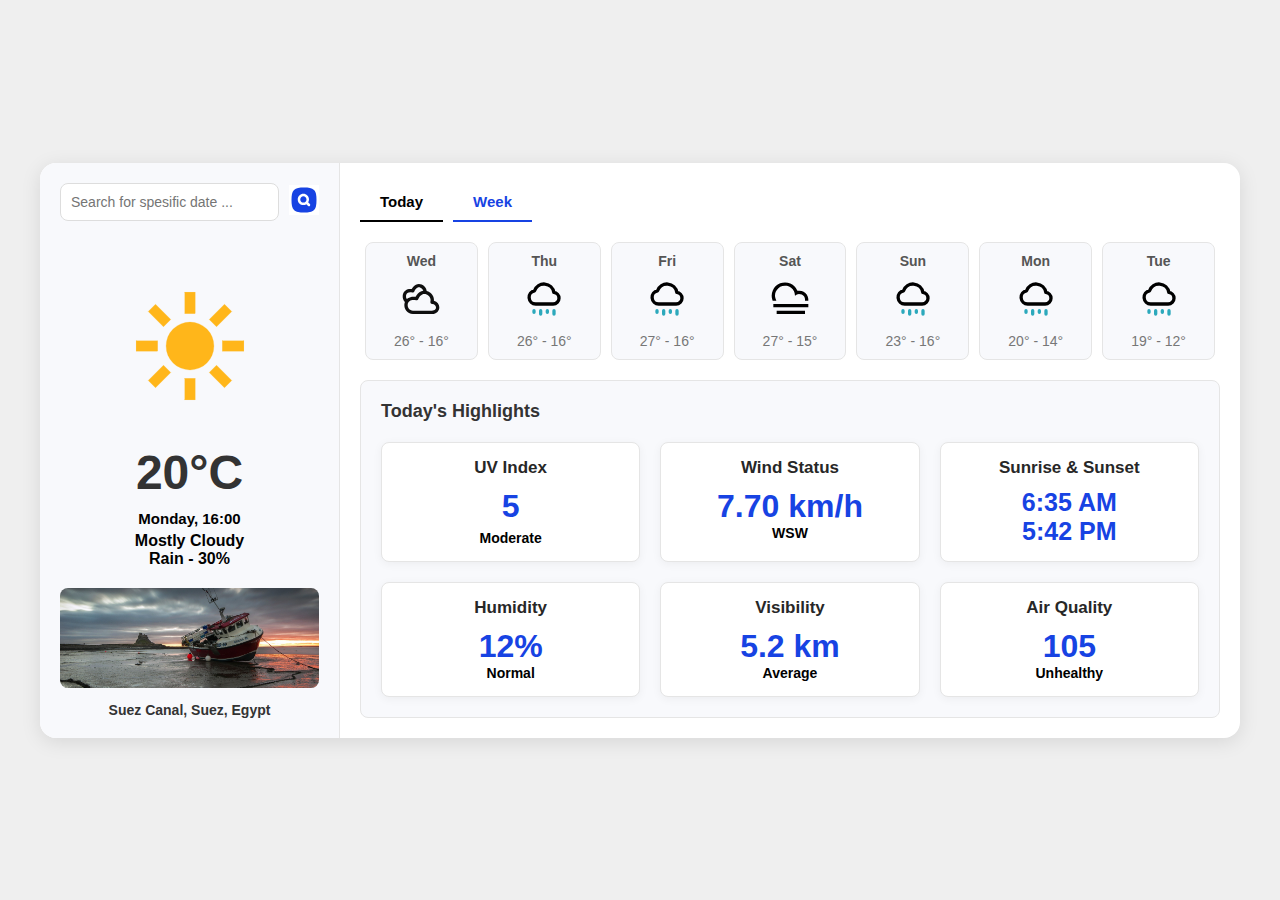
<file: weather-app-main/index.html>
<!DOCTYPE html>
<html lang="en">
<head>
    <meta charset="UTF-8">
    <meta name="viewport" content="width=device-width, initial-scale=1.0">
    <title>Weather</title>
    <link rel="stylesheet" href="style.css">
</head>
<body>
    <div class="weather-dashboard">

        <div class="sidebar">
            <div class="search-bar">
                <input type="text" placeholder="Search for spesific date ...">
                <button><img src="img/search-icon.svg" alt="Search"></button>
            </div>
            <div class="current-weather">
                <div class="weather-icon">
                    <img src="img/sunny-icon.svg" alt="Current Weather">
                </div>
                <h2 id="current-temp">12°C</h2>
                <p class="current-day">Monday, 16:00</p>
                <p class="weather-desc">Mostly Cloudy</p>
                <p class="rain-chance">Rain - 30%</p>
                <div class="location">
                    <img src="img/background.jpg" alt="Location">
                    <p>Suez Canal, Suez, Egypt</p>
                </div>
            </div>
        </div>


        <div class="main-content">
            <div class="forecast">
                <div class="tabs">
                    <button class="tab" id="today-tab">Today</button>
                    <button class="tab active" id="week-tab">Week</button>
                </div>
                <div class="forecast-days" id="forecast-container">
                        <div class="forecast-day" id="forecast-day">
                            <p class="day">Wed</p>
                            <img src="img/cloudy-icon.svg" alt="Weather Icon">
                            <p class="temp">26° - 16°</p>
                        </div>
                    
                        <div class="forecast-day" id="forecast-day">
                            <p class="day">Thu</p>
                            <img src="img/rainy-icon.svg" alt="Weather Icon">
                            <p class="temp">26° - 16°</p>
                        </div>
                    
                        <div class="forecast-day" id="forecast-day">
                            <p class="day">Fri</p>
                            <img src="img/rainy-icon.svg" alt="Weather Icon">
                            <p class="temp">27° - 16°</p>
                        </div>
                    
                        <div class="forecast-day" id="forecast-day">
                            <p class="day">Sat</p>
                            <img src="img/foggy-icon.svg" alt="Weather Icon">
                            <p class="temp">27° - 15°</p>
                        </div>
                    
                        <div class="forecast-day" id="forecast-day">
                            <p class="day">Sun</p>
                            <img src="img/rainy-icon.svg" alt="Weather Icon">
                            <p class="temp">23° - 16°</p>
                        </div>
                    
                        <div class="forecast-day" id="forecast-day">
                            <p class="day">Mon</p>
                            <img src="img/rainy-icon.svg" alt="Weather Icon">
                            <p class="temp">20° - 14°</p>
                        </div>
                    
                        <div class="forecast-day" id="forecast-day">
                            <p class="day">Tue</p>
                            <img src="img/rainy-icon.svg" alt="Weather Icon">
                            <p class="temp">19° - 12°</p>
                    </div>
                </div>
            </div>


            <div class="highlights">
                <h3>Today's Highlights</h3>
                <div class="highlight-cards">
                    <div class="card">
                        <h4>UV Index</h4>
                        <div class="uv-data">
                            <span class="uv-value">5</span>
                            <p>Moderate</p>
                        </div>
                    </div>
                    <div class="card">
                        <h4>Wind Status</h4>
                        <span class="wind-value">7.70 km/h</span>
                        <p class="wind-dir">WSW</p>
                    </div>
                    <div class="card">
                        <h4>Sunrise & Sunset</h4>
                        <span class="value" style="font-size: 25px;">6:35 AM</span><br>
                        <span class="value" style="font-size: 25px;">5:42 PM</span>
                    </div>
                    <div class="card">
                        <h4>Humidity</h4>
                        <span class="value">12%</span>
                        <p>Normal</p>
                    </div>
                    <div class="card">
                        <h4>Visibility</h4>
                        <span class="value">5.2 km</span>
                        <p>Average</p>
                    </div>
                    <div class="card">
                        <h4>Air Quality</h4>
                        <span class="value">105</span>
                        <p>Unhealthy</p>
                    </div>
                </div>
            </div>

            
        </div>
    </div>
    <script src="script.js"></script>
</body>
</html>
</file>
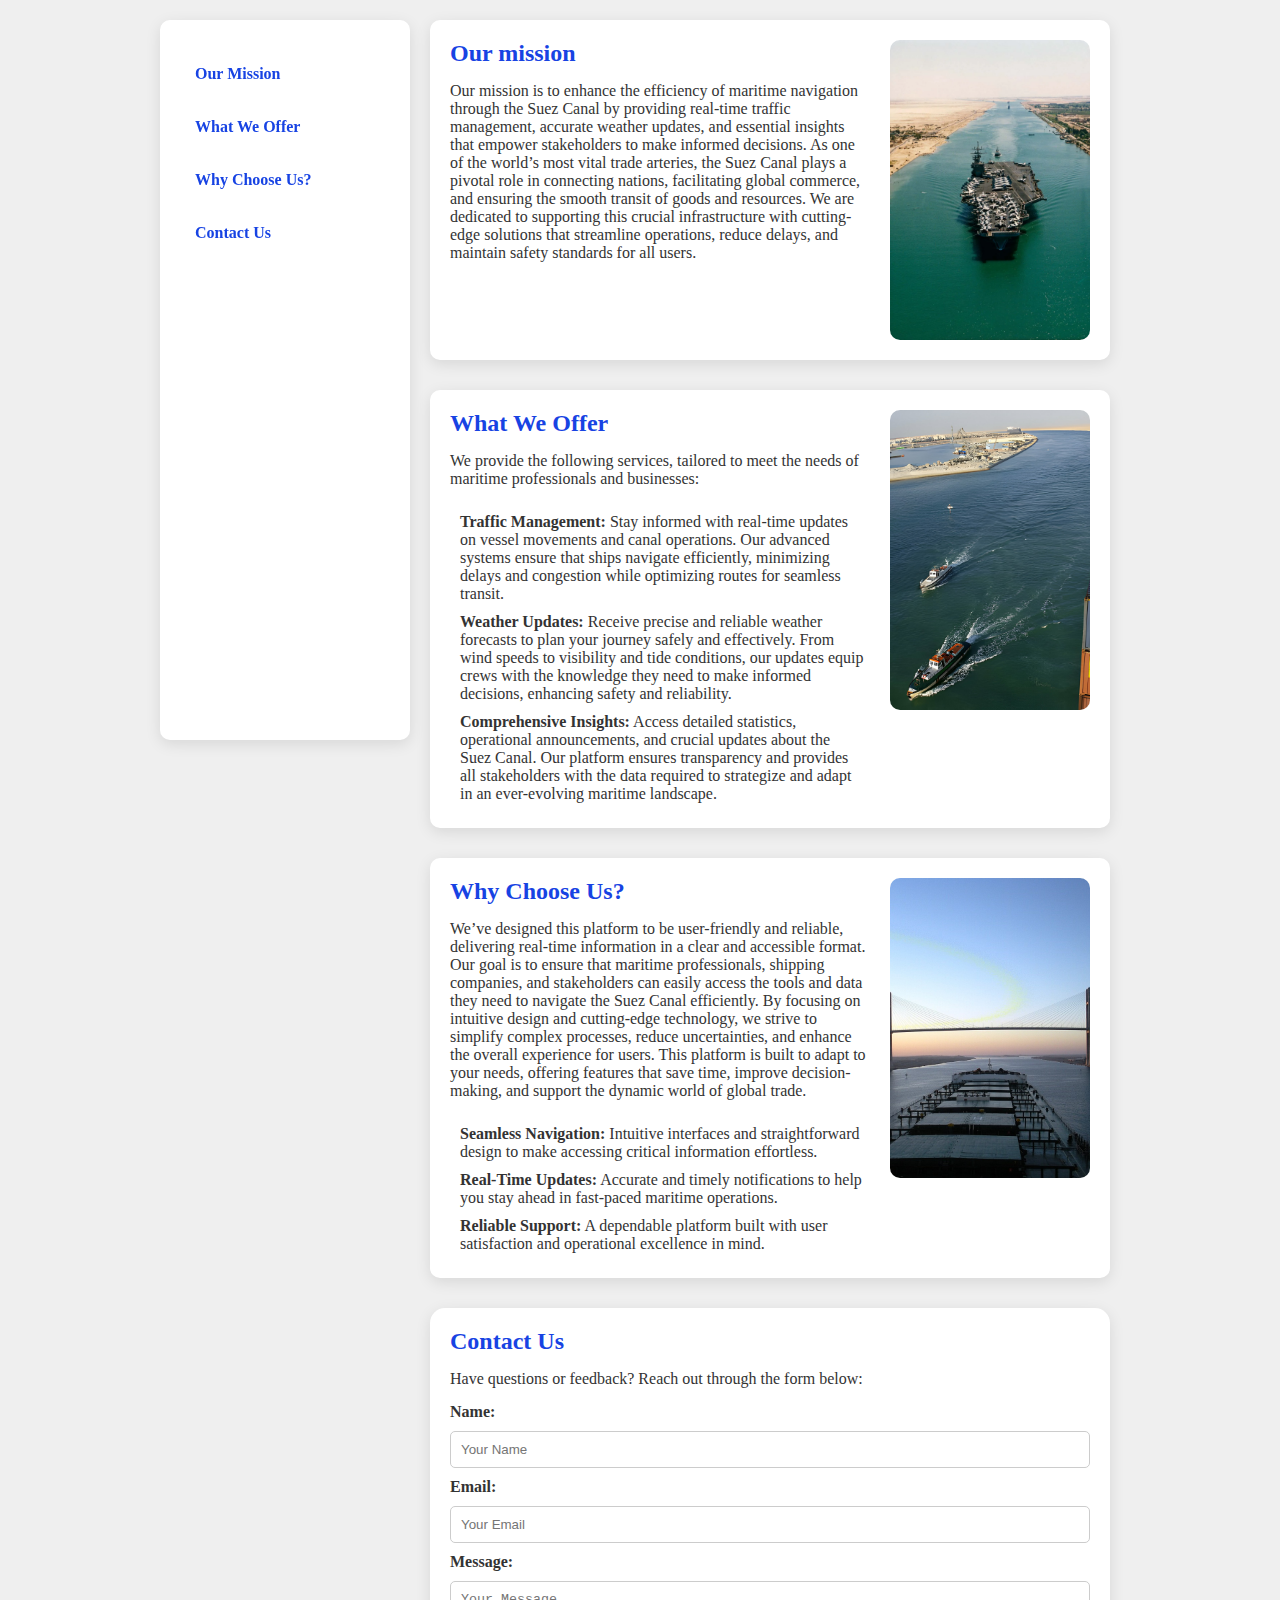
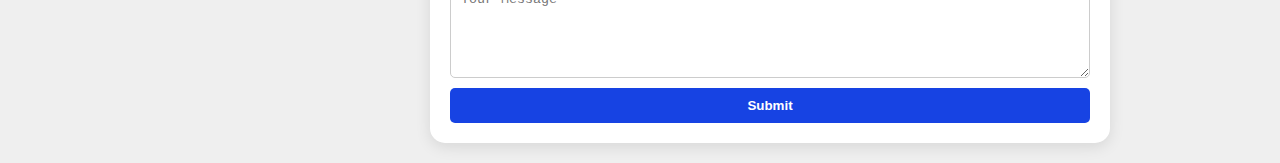
<file: about/about.html>
<!DOCTYPE html>
<html lang="en">
<head>
    <meta charset="UTF-8">
    <meta name="viewport" content="width=device-width, initial-scale=1.0">
    <title>About Us - Suez Canal</title>
    <link rel="stylesheet" href="style.css">
</head>
<body>
    <div class="container">
        <!-- Sidebar -->
        <aside class="sidebar">
            <nav>
                <ul>
                    <li><a href="#mission">Our Mission</a></li>
                    <li><a href="#offer">What We Offer</a></li>
                    <li><a href="#why-us">Why Choose Us?</a></li>
                    <li><a href="#contact">Contact Us</a></li>
                </ul>
            </nav>
        </aside>

        <!-- Main Content -->
        <div class="main-content">
            <!-- About Section -->
            <section id="mission" class="bubble-section">
                <div class="bubble-content">
                    <h2>Our mission</h2>
                    <p>
                        Our mission is to enhance the efficiency of maritime navigation through the Suez Canal by providing real-time traffic management, accurate weather updates, and essential insights that empower stakeholders to make informed decisions. As one of the world’s most vital trade arteries, the Suez Canal plays a pivotal role in connecting nations, facilitating global commerce, and ensuring the smooth transit of goods and resources. We are dedicated to supporting this crucial infrastructure with cutting-edge solutions that streamline operations, reduce delays, and maintain safety standards for all users.
                    </p>
                </div>
                <img src="imgs/img1.webp" alt="Mission Image">
            </section>

            <section id="offer" class="bubble-section">
                <div class="bubble-content">
                    <h2>What We Offer</h2>
                    <p>We provide the following services, tailored to meet the needs of maritime professionals and businesses:</p>
                    <ul class="mlist">
                            <li><strong>Traffic Management:</strong> Stay informed with real-time updates on vessel movements and canal operations. Our advanced systems ensure that ships navigate efficiently, minimizing delays and congestion while optimizing routes for seamless transit.</li>
                            <li><strong>Weather Updates:</strong> Receive precise and reliable weather forecasts to plan your journey safely and effectively. From wind speeds to visibility and tide conditions, our updates equip crews with the knowledge they need to make informed decisions, enhancing safety and reliability.</li>
                            <li><strong>Comprehensive Insights:</strong> Access detailed statistics, operational announcements, and crucial updates about the Suez Canal. Our platform ensures transparency and provides all stakeholders with the data required to strategize and adapt in an ever-evolving maritime landscape.</li>
                    </ul>
                </div>
                <img src="imgs/img2.jpg" alt="What We Offer Image">
            </section>

            <section id="why-us" class="bubble-section">
                <div class="bubble-content">
                    <h2>Why Choose Us?</h2>
                    <p>We’ve designed this platform to be user-friendly and reliable, delivering real-time information in a clear and accessible format. Our goal is to ensure that maritime professionals, shipping companies, and stakeholders can easily access the tools and data they need to navigate the Suez Canal efficiently. By focusing on intuitive design and cutting-edge technology, we strive to simplify complex processes, reduce uncertainties, and enhance the overall experience for users. This platform is built to adapt to your needs, offering features that save time, improve decision-making, and support the dynamic world of global trade.</p>
                        <ul class="mlist">
                            <li><strong>Seamless Navigation:</strong> Intuitive interfaces and straightforward design to make accessing critical information effortless.</li>
                            <li><strong>Real-Time Updates:</strong> Accurate and timely notifications to help you stay ahead in fast-paced maritime operations.</li>
                            <li><strong>Reliable Support:</strong> A dependable platform built with user satisfaction and operational excellence in mind.</li>
                        </ul>
                </div>
                <img src="imgs/img3.jpg" alt="Why Choose Us Image">
            </section>

            <!-- Contact Us Section -->
            <section id="contact" class="contact-section">
                <h2>Contact Us</h2>
                <p style="margin-bottom: 15px ;">Have questions or feedback? Reach out through the form below:</p>
                <form action="#" method="post">
                    <label for="name">Name:</label>
                    <input type="text" id="name" name="name" placeholder="Your Name" required>
                    
                    <label for="email">Email:</label>
                    <input type="email" id="email" name="email" placeholder="Your Email" required>
                    
                    <label for="message">Message:</label>
                    <textarea id="message" name="message" rows="5" placeholder="Your Message" required></textarea>
                    
                    <button type="submit">Submit</button>
                </form>
            </section>
        </div>
    </div>
</body>
</html>
</file>
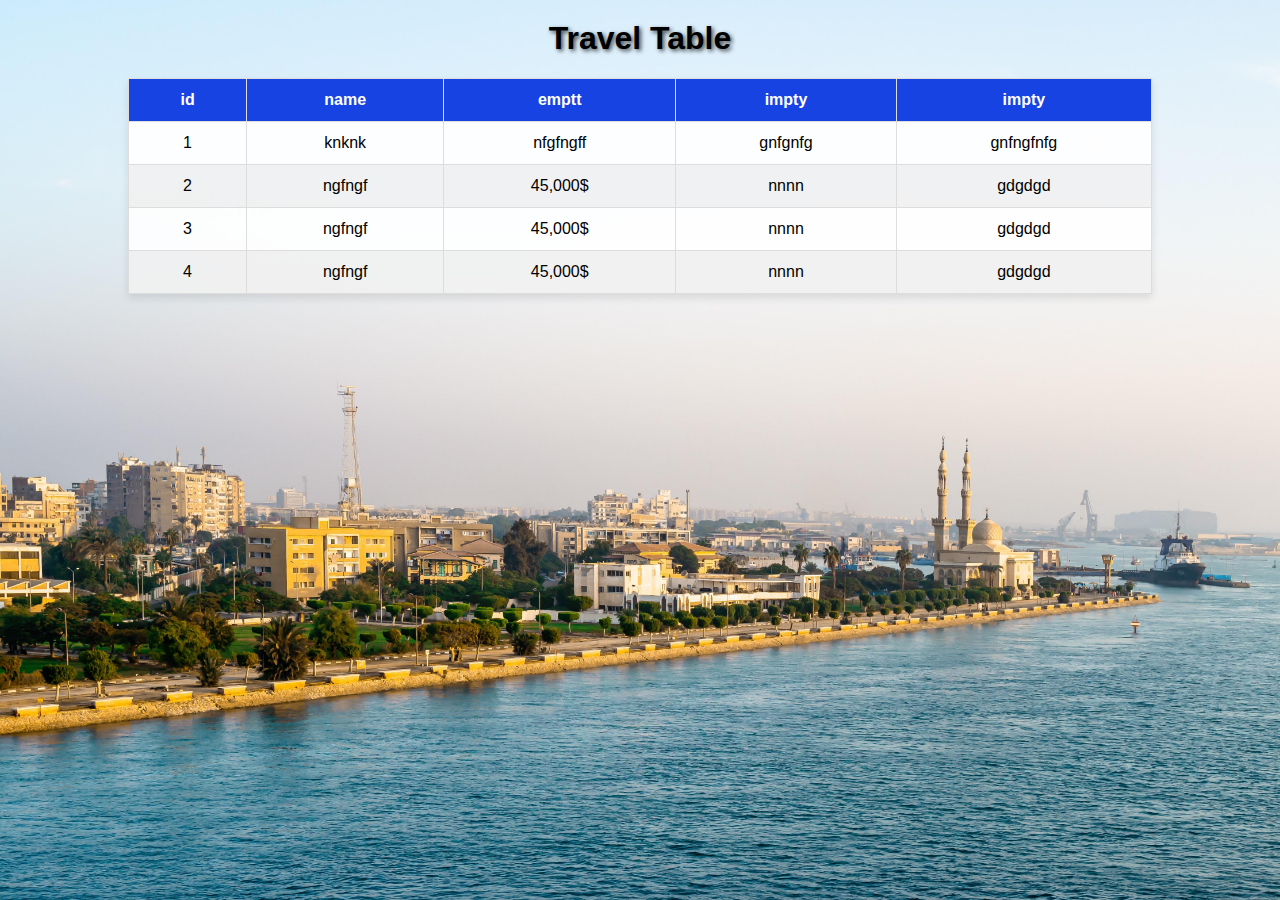
<file: table/table.html>
<!DOCTYPE html>
<html lang="en">
<head>
    <meta charset="UTF-8">
    <meta name="viewport" content="width=device-width, initial-scale=1.0">
    <title>Travel Table</title>
    <style>
        html, body {
            
            background-image: url('image/canal-6799169.jpg'); 
            background-size: cover; 
            background-position: center; 
            background-repeat: no-repeat; 
            
            margin: 0;
            padding: 0;
            font-family: Arial, sans-serif;
            color: #aeaeae;

            color: #000;
            height: 100%; 
            overflow: hidden; 

        }

        h1 {
            text-align: center;
            margin-top: 20px;
            text-shadow: 2px 2px 4px rgba(0, 0, 0, 0.7);
        }

        table {
            width: 80%;
            margin: 20px auto;
            border-collapse: collapse;
            background-color: rgba(255, 255, 255, 0.9); 
            box-shadow: 0 4px 8px rgba(0, 0, 0, 0.1);
        }

        th, td {
            padding: 12px 15px;
            text-align: center;
            border: 1px solid #ddd;
        }

        th {
            background-color: #1743e3;;
            color: white;
        }

        tr:nth-child(even) {
            background-color: rgba(0, 0, 0, 0.05);
        }

        tr:hover {
            background-color: rgba(0, 255, 0, 0.1);
        }
    </style>
</head>
<body>

    <h1>Travel Table</h1>

    <table>
        <thead>
            <tr>
                <th>id</th>
                <th>name</th>
                <th>emptt</th>
                <th>impty</th>
                <th>impty</th>
            </tr>
        </thead>
        <tbody>
            <tr>
                <td>1</td>
                <td>knknk</td>
                <td>nfgfngff</td>
                <td>gnfgnfg</td>
                <td>gnfngfnfg</td>
            </tr>
            <tr>
                <td>2</td>
                <td>ngfngf</td>
                <td>45,000$</td>
                <td>nnnn</td>
                <td>gdgdgd</td>
            </tr>
            <tr>
                <td>3</td>
                <td>ngfngf</td>
                <td>45,000$</td>
                <td>nnnn</td>
                <td>gdgdgd</td>
            </tr>
            <tr>
                <td>4</td>
                <td>ngfngf</td>
                <td>45,000$</td>
                <td>nnnn</td>
                <td>gdgdgd</td>
            </tr>
        </tbody>
    </table>

</body>
</html>
</file>
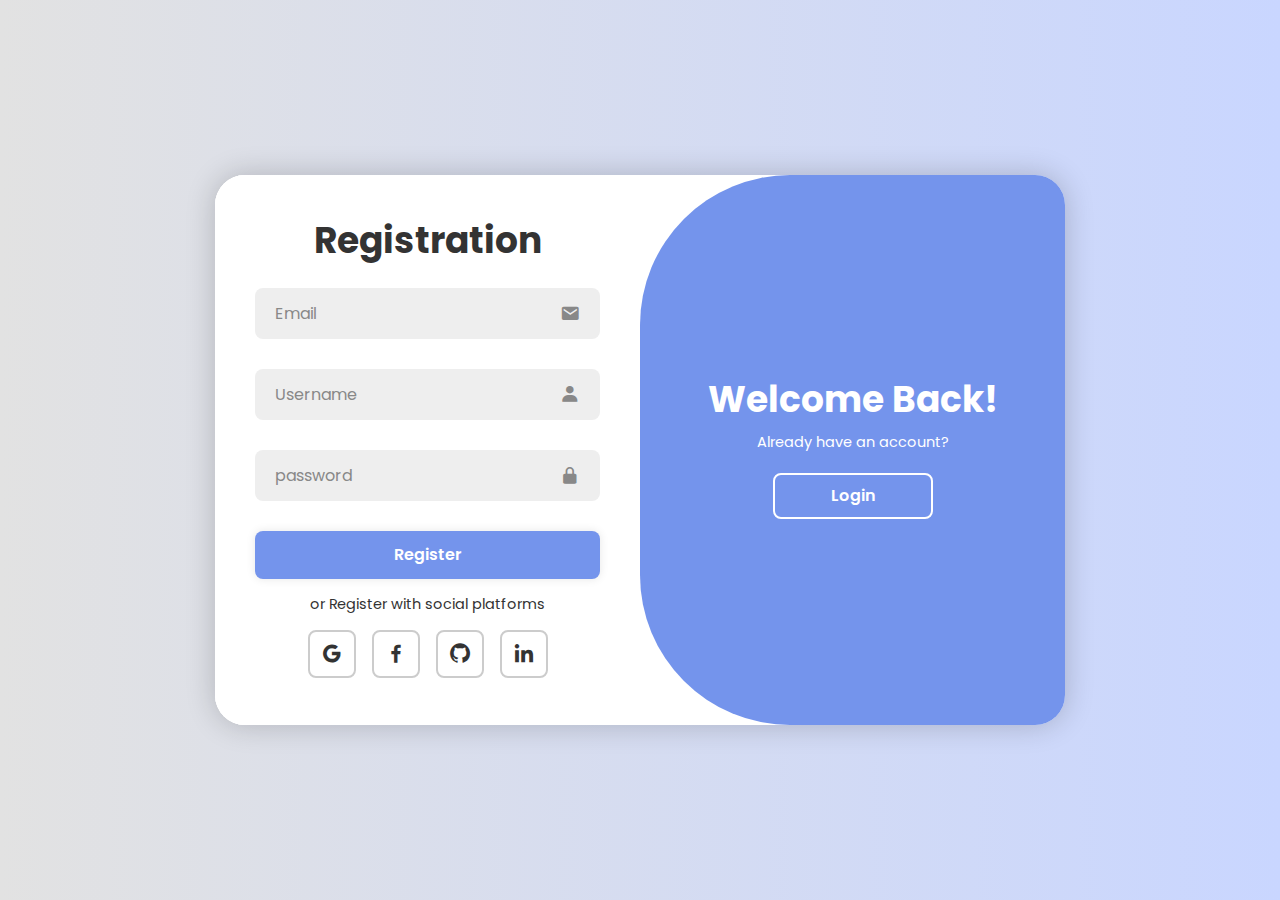
<file: login page/my-project-main/login.html>
<!DOCTYPE html>
<html lang="en">
<head>
    <meta charset="UTF-8">
    <meta name="viewport" content="width=device-width, initial-scale=1.0">
    <title>myProject</title>
    <link href='https://unpkg.com/boxicons@2.1.4/css/boxicons.min.css' rel='stylesheet'>
    <link rel="stylesheet" href="style.css">
</head>
<body>

        <div class="container active">
            <div class="form-box login">
                <form action="">
                    <h1>Login</h1>
                    <div class="input-box">
                    <input type="text" placeholder="Username" 
                    required>
                    <i class='bx bxs-user'></i>
                </div>
                <div class="input-box">
                    <input type="password" placeholder="password" 
                    required>
                    <i class='bx bxs-lock-alt' ></i>
                </div>
                <div class="forgot-link">
                    <a href="#">Forgot password?</a>
                </div>
                <button type="submit" class="btn">Login</button>
                <p>or login with social platforms</p>
                <div class="social-icons">
                    <a href="#"><i class='bx bxl-google' ></i></a>
                    <a href="#"><i class='bx bxl-facebook' ></i></a>
                    <a href="#"><i class='bx bxl-github' ></i></a>
                    <a href="#"><i class='bx bxl-linkedin' ></i></a>
                </div>
                </form>
            </div>

            <div class="form-box register">
                <form action="">
                    <h1>Registration</h1>
                <div class="input-box">
                    <input type="email" placeholder="Email" 
                    required>
                    <i class='bx bxs-envelope'></i>
                </div>
                <div class="input-box">
                    <input type="text" placeholder="Username" 
                    required>
                    <i class='bx bxs-user'></i>
                </div>
                <div class="input-box">
                    <input type="password" placeholder="password" 
                    required>
                    <i class='bx bxs-lock-alt' ></i>
                </div>            
                <button type="submit" class="btn">Register</button>
                <p>or Register with social platforms</p>
                <div class="social-icons">
                    <a href="#"><i class='bx bxl-google' ></i></a>
                    <a href="#"><i class='bx bxl-facebook' ></i></a>
                    <a href="#"><i class='bx bxl-github' ></i></a>
                    <a href="#"><i class='bx bxl-linkedin' ></i></a>
                </div>
                </form>
            </div>
            <div class="toggle-box">
                <div class="toggle-panel toggle-left">
                    <h1>Hello, Welcome!</h1>
                    <p>Don't have an account?</p>
                    <button class="btn register-btn">Register</button>
                </div>
                <div class="toggle-panel toggle-right">
                    <h1>Welcome Back!</h1>
                    <p>Already have an account?</p>
                    <button class="btn login-btn">Login</button>
                </div>
            </div>
        </div>





    <script src="test.js"></script>
</body>
</html>
</file>
<file: weather-app-main/style.css>
:root{
    --base-color:#1743e3;
    --background-color:#efefef;
}
* {
    margin: 0;
    padding: 0;
    box-sizing: border-box;
    font-family: 'Arial', sans-serif;
}

body {
    background-color: var(--background-color);
    color: #333;
    display: flex;
    justify-content: center;
    align-items: center;
    height: 100vh;
    padding: 20px;
}

.weather-dashboard {
    display: flex;
    width: 100%;
    max-width: 1200px;
    background: #fff;
    border-radius: 16px;
    overflow: hidden;
    box-shadow: 0 4px 20px rgba(0, 0, 0, 0.1);
}

/* Sidebar */
.sidebar {
    width: 25%;
    background-color: #f8f9fc;
    padding: 20px;
    border-right: 1px solid #e5e5e5;
    display: flex;
    flex-direction: column;
    justify-content: space-between;
}

.search-bar {
    display: flex;
    align-items: center;
    gap: 10px;
    margin-bottom: 20px;
}

.search-bar input {
    flex: 1;
    padding: 10px;
    border: 1px solid #ddd;
    border-radius: 8px;
    font-size: 14px;
}

.search-bar button ,.search-bar img{
    background: none;
    border: none;
    width: 30px;
    cursor: pointer;
}

.current-weather {
    text-align: center;
}

.current-weather .weather-icon img {
    width: 120px;
    height: 120px;
    margin-bottom: 25px;
}

.current-weather h2 {
    font-size: 48px;
    margin: 10px 0;
}

.current-weather .current-day {
    font-size: 15px;
    font-weight: bold ;
    color: #000000;
    margin: 5px 0;
}

.current-weather .weather-desc,
.current-weather .rain-chance {
    font-weight: bold ;
    color: #000000;
}

.current-weather .location {
    margin-top: 20px;
    text-align: center;
}

.current-weather .location img {
    width: 100%;
    height: 100px;
    object-fit: cover;
    border-radius: 8px;
    margin-bottom: 10px;
}

.current-weather .location p {
    font-size: 14px;
    font-weight: bold;
}

/* Main Content */
.main-content {
    width: 75%;
    padding: 20px;
    display: flex;
    flex-direction: column;
    gap: 20px;
}

.tabs {
    display: flex;
    gap: 10px;
    margin-bottom: 20px;

}

.tab {
    padding: 10px 20px;
    border: 0px;
    border-bottom: 2px solid black;
    background-color: #ffffff;
    cursor: pointer;
    font-size: 15px;
    font-weight: bold;
}
.tab:hover {
    transition: all 0.5s ease, transform 0.5s ease;
    transform:scale(110%);
}

.tab.active {
    border-bottom: 2px solid var(--base-color);
    color: var(--base-color);
}

.forecast-days {
    display: flex;
    justify-content: space-between;
    transition: background 0.5s ease, transform 0.20s ease;
    cursor: pointer;
}

/* Hover Animation */
.forecast-day:hover {
    transition: all 0.5s ease;
    transform: translateY(-10px);
    background: #ffffff;
    border-radius: 5px;
}

/* Active Day */
.forecast-day.active {
    background: var(--active-bg);
    border-left: 3px solid var(--primary-color);
    border-radius: 0 5px 5px 0;
}


.forecast-day {
    text-align: center;
    flex: 1;
    margin: 0 5px;
    padding: 10px;
    background-color: #f8f9fc;
    border-radius: 8px;
    border: 1px solid #e5e5e5;
}

.forecast-day img {
    width: 40px;
    height: 40px;
    margin: 10px 0;
}

.forecast-day .day {
    font-size: 14px;
    font-weight: bold;
    color: #555;
}

.forecast-day .temp {
    font-size: 14px;
    color: #777;
}

/* Highlights Section */
.highlights {
    background: #f8f9fc;
    border-radius: 8px;
    padding: 20px;
    border: 1px solid #e5e5e5;
}

.highlights h3 {
    font-size: 18px;
    margin-bottom: 20px;
    color: #333;
}

.highlight-cards {
    display: grid;
    grid-template-columns: repeat(auto-fit, minmax(200px, 1fr));
    gap: 20px;
}
.card {
    background: #fff;
    border-radius: 8px;
    padding: 15px;
    text-align: center;
    border: 1px solid #e5e5e5;
    box-shadow: 0 2px 10px rgba(0, 0, 0, 0.05);
}

.card h4 {
    font-size: 17px;
    color: #272727;
    margin-bottom: 10px;
}

.card p {
    font-weight: bold;
    font-size: 14px;
    color: #000000;
}

.uv-data {
    display: flex;
    flex-direction: column;
    align-items: center;
    gap: 5px;
}

.uv-value, .wind-value,.value {
    font-size: 32px;
    font-weight: bold;
    color: var(--base-color);
}
</file>
<file: about/style.css>
:root {
    --base-color: #1743e3;
    --background-color: #efefef;
    --text-color: #333;
    --sidebar-bg: #fff;
    --bubble-bg: #fff;
    --button-color: #1743e3;
    --button-text: #fff;
    --box-shadow: 0 4px 15px rgba(0, 0, 0, 0.1);
    --max-width: 1000px;
}

* {
    margin: 0;
    padding: 0;
    box-sizing: border-box;
}

body {
    font-family: roboto;
    background-color: var(--background-color);
    color: var(--text-color);
    display: flex;
    justify-content: center;
}

.container {
    display: flex;
    gap: 20px;
    padding: 20px;
    max-width: var(--max-width);
    width: 100%;
}

.sidebar {
    width: 250px;
    height: 80vh;
    background-color: var(--sidebar-bg);
    border-radius: 10px;
    box-shadow: var(--box-shadow);
    position: sticky;
    top: 10px;
    padding: 20px;
}

.sidebar nav ul {
    list-style: none;
}

.sidebar nav ul li {
    margin: 15px 0;
}

.sidebar nav ul li a {
    text-decoration: none;
    color: var(--base-color);
    font-weight: bold;
    padding: 10px 15px;
    border-radius: 10px;
    display: block;
    transition: background-color 0.3s;
}

.sidebar nav ul li a:hover {
    background-color: var(--base-color);
    color: var(--button-text);
}

.main-content {
    flex: 1;
    display: flex;
    flex-direction: column;
    gap: 30px;
    max-width: calc(100% - 280px);
}

.bubble-section {
    background-color: var(--bubble-bg);
    border-radius: 10px;
    padding: 20px;
    box-shadow: var(--box-shadow);
    display: flex;
    justify-content: space-between;
    align-items: flex-start;
    gap: 20px;
}
.bubble-section h2 {
    color: var(--base-color);
    margin-bottom: 15px;
}

.bubble-content {
    flex: 1;
}

.bubble-section img {
    width: 200px;
    height: 300px;
    border-radius: 10px;
}

.contact-section {
    background-color: var(--bubble-bg);
    border-radius: 15px;
    padding: 20px;
    box-shadow: var(--box-shadow);
}

.mlist {
    margin-top: 20px;
}
.mlist li{
    list-style: none;
    padding: 5px 5px 5px 10px ;
}

.contact-section h2 {
    color: var(--base-color);
    margin-bottom: 15px;
}

form {
    display: flex;
    flex-direction: column;
    gap: 10px;
}

form label {
    font-weight: bold;
}

form input, form textarea, form button {
    width: 100%;
    padding: 10px;
    border: 1px solid #ccc;
    border-radius: 5px;
}

form input:focus, form textarea:focus {
    border-color: var(--base-color);
    outline: none;
}

form button {
    background-color: var(--button-color);
    color: var(--button-text);
    border: none;
    cursor: pointer;
    font-weight: bold;
    transition: background-color 0.3s;
}

form button:hover {
    background-color: darkblue;
}

@media (max-width: 768px) {
    .container {
        flex-direction: column;
    }

    .sidebar {
        width: 100%;
        height: auto;
        position: static;
        margin-bottom: 20px;
    }

    .main-content {
        max-width: 100%;
    }

    .bubble-section {
        flex-direction: column;
        align-items: center;
    }

    .bubble-section img {
        width: 100%;
    }
}
</file>
<file: login page/my-project-main/style.css>
@import url('https://fonts.googleapis.com/css2?family=Poppins:ital,wght@0,100;0,200;0,300;0,400;0,500;0,600;0,700;0,800;0,900;1,100;1,200;1,300;1,400;1,500;1,600;1,700;1,800;1,900&display=swap');
*{
    margin: 0;
    padding: 0;
    box-sizing: border-box;
    font-family: 'Poppins', sans-serif;
}

body {
    display: flex;
    justify-content: center;
    align-items: center;
    min-height: 100vh;
    background: linear-gradient(90deg, #e2e2e2, #c9d6ff);
}

.container {
    position: relative;
    width: 850px;
    height: 550px;
    background: #fff;
    border-radius: 30px;
    box-shadow: 0 0 30px rgba(0,0,0,.2);
    margin: 20px;
    overflow: hidden;
}

.form-box {
    position: absolute;
    right: 0;
    width: 50%;
    height: 100%;
    background: #fff;
    display: flex;
    align-items: center;
    color: #333;
    text-align: center;
    padding: 40px;
    z-index: 1;
    transition: .6s ease-in-out 1.2s, visibility 0s 1s;
}

.container.active .form-box {
    right: 50%;
}


.form-box.register {
    visibility: hidden;
}

.container.active .form-box.register {
    visibility: visible;
}

form {
    width: 100%;
}

.container h1 {
    font-size: 36px;
    margin: -10px 0 ;
}

.input-box {
    position: relative;
    margin: 30px 0;
}

.input-box input {
    width: 100%;
    padding: 13px 50px 13px 20px;
    background: #eee;
    border-radius: 8px;
    border: none;
    outline: none;
    font-size: 16px;
    color:#333;
    font-weight: 500;
}

.input-box input::placeholder {
    color: #888;
    font-weight: 400;
}

.input-box i {
    position: absolute;
    right: 20px;
    top: 50%;
    transform: translateY(-50%);
    font-size: 20px;
    color: #888;
}

.forgot-link {
    margin: -15px 0 15px;
}

.forgot-link a {
    font-size: 14.5px;
    color: #333;
    text-decoration: none;
}

.btn {
    width: 100%;
    height: 48px;
    background: #7494ec;
    border-radius: 8px;
    box-shadow: 0 0 10px rgba(0,0,0,.1);
    border: none;
    cursor: pointer;
    font-size: 16px;
    color: #fff;
    font-weight: 600;
}

.container p {
    font-size: 14.5px;
    margin: 15px 0;
}

.social-icons {
    display: flex;
    justify-content: center;
}

.social-icons a {
    display: inline-flex;
    padding: 10px;
    border: 2px solid #ccc;
    border-radius: 8px;
    font-size: 24px;
    color: #333;
    text-decoration: none;
    margin: 0 8px;
}

.toggle-box {
    position: absolute;
    width: 100%;
    height: 100%;
}

.toggle-box::before {
    content: '';
    position: absolute;
    left: -250%;
    width: 300%;
    height: 100%;
    background: #7494ec;
    border-radius: 150px;
    z-index: 2;
    transition: 1.8s ease-in-out;
}

.toggle-panel.toggle-left {
    left: 0;
    transition-delay: 1.2s;
}

.container.active .toggle-panel.toggle-left {
    left: -50%;
    transition-delay: .6s;
}

.container.active .toggle-box::before {
    left: 50%;
}

.toggle-panel {
    position: absolute;
    width: 50%;
    height: 100%;
    color: #fff;
    display: flex;
    flex-direction: column;
    justify-content: center;
    align-items: center;
    z-index: 2;
    transition: .6s ease-in-out;
    
}


.toggle-panel.toggle-right {
    right: -50%;
    transition-delay: .6s;
}


.container.active .toggle-panel.toggle-right {
    right: 0;
    transition-delay:  1.2s;   

}


.toggle-panel p {
    margin-bottom: 20px;
}

.toggle-panel .btn {
    width: 160px;
    height: 46px;
    background: transparent;
    border: 2px solid #fff;
    box-shadow: none;
}

@media screen and (max-width:650px){
    .container {
        height: calc(100vh - 40px);
    }

    .form-box {

        bottom: 0;
        width: 100%;
        height: 70%;
    }

    .container.active .form-box {
        right: 0;
        bottom: 30%;
    }

    .toggle-box::before {
        left: 0;
        top: -270%;
        width: 100%;
        height: 300%;
        border-radius: 20vw;
    }

    .container.active .toggle-box::before {
        left: 0;
        top: 70%;
    }

    .toggle-panel {
        width: 100%;
        height: 30%;

    }

    .toggle-panel.toggle-left {
        top: 0;
    }

    .container.active .toggle-panel.toggle-left {
        left: 0;
        top: -30%;
    }

    .toggle-panel.toggle-right {
        right: 0;
        bottom: -30%;
    }

    .container.active .toggle-panel.toggle-right {
        bottom: 0;
    }
}

@media screen and (max-width:400px) {
    .form-box {
        padding: 20px;
    }

    .toggle-panel h1 {
        font-size: 30px;
    }
}
</file>
